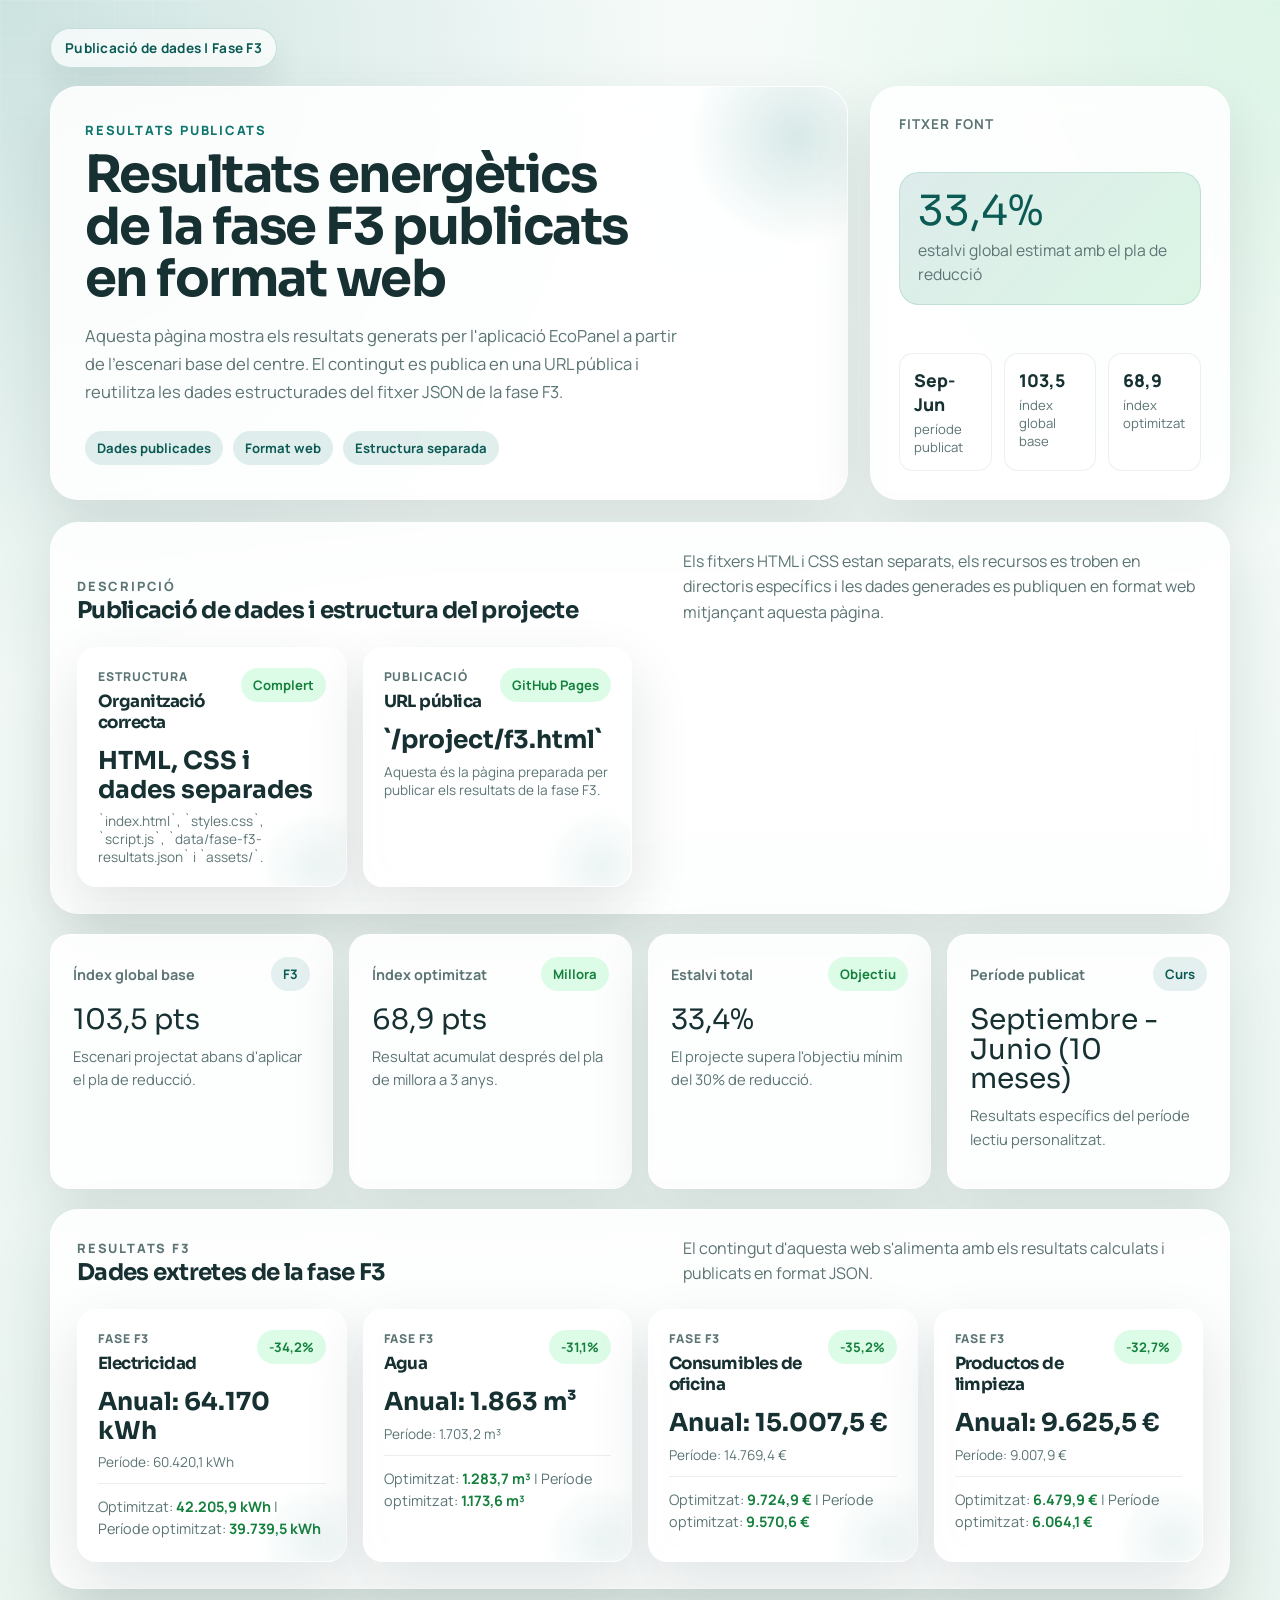
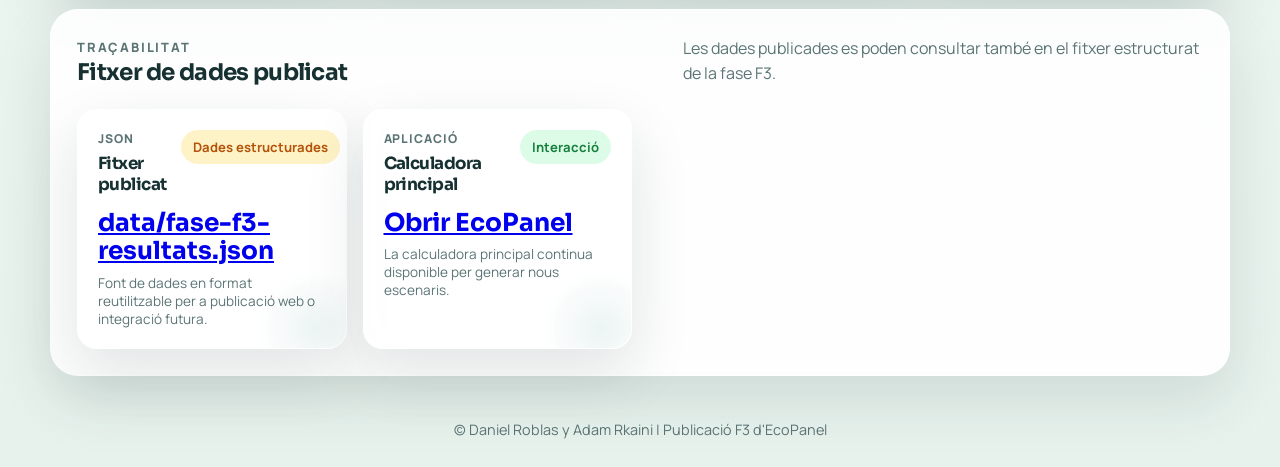
<file: project/f3.html>
<!DOCTYPE html>
<html lang="ca">
<head>
  <meta charset="UTF-8" />
  <meta name="viewport" content="width=device-width, initial-scale=1.0" />
  <meta
    name="description"
    content="Publicació web dels resultats de la fase F3 de la calculadora energètica EcoPanel."
  />
  <title>EcoPanel | Resultats F3</title>
  <link rel="preconnect" href="https://fonts.googleapis.com" />
  <link rel="preconnect" href="https://fonts.gstatic.com" crossorigin />
  <link
    href="https://fonts.googleapis.com/css2?family=Manrope:wght@400;500;600;700;800&family=Sora:wght@600;700&display=swap"
    rel="stylesheet"
  />
  <link rel="stylesheet" href="styles.css" />
</head>
<body>
  <div class="page-shell">
    <header class="hero">
      <div class="hero__badge">Publicació de dades | Fase F3</div>
      <div class="hero__grid">
        <div class="hero__content">
          <p class="eyebrow">Resultats publicats</p>
          <h1>Resultats energètics de la fase F3 publicats en format web</h1>
          <p class="hero__lead">
            Aquesta pàgina mostra els resultats generats per l'aplicació EcoPanel a partir
            de l'escenari base del centre. El contingut es publica en una URL pública i
            reutilitza les dades estructurades del fitxer JSON de la fase F3.
          </p>
          <div class="hero__highlights">
            <span class="highlight">Dades publicades</span>
            <span class="highlight">Format web</span>
            <span class="highlight">Estructura separada</span>
          </div>
        </div>

        <aside class="hero__panel">
          <p class="panel-label">Fitxer font</p>
          <div class="hero__target">
            <span class="target__value" id="globalSavingValue">33,4%</span>
            <span class="target__copy">estalvi global estimat amb el pla de reducció</span>
          </div>
          <div class="hero__stats">
            <div class="hero__stat">
              <strong id="publishedPeriod">Sep-Jun</strong>
              <span>període publicat</span>
            </div>
            <div class="hero__stat">
              <strong id="publishedIndex">103,5</strong>
              <span>índex global base</span>
            </div>
            <div class="hero__stat">
              <strong id="publishedOptimized">68,9</strong>
              <span>índex optimitzat</span>
            </div>
          </div>
        </aside>
      </div>
    </header>

    <main class="layout">
      <section class="panel">
        <div class="section-header">
          <div>
            <p class="eyebrow">Descripció</p>
            <h2>Publicació de dades i estructura del projecte</h2>
          </div>
          <p>
            Els fitxers HTML i CSS estan separats, els recursos es troben en directoris
            específics i les dades generades es publiquen en format web mitjançant aquesta
            pàgina.
          </p>
        </div>
        <div class="results-grid">
          <article class="result-card fade-rise">
            <div class="result-card__top">
              <div>
                <p class="result-card__eyebrow">Estructura</p>
                <h3>Organització correcta</h3>
              </div>
              <span class="tag tag--success">Complert</span>
            </div>
            <div class="value-stack">
              <strong>HTML, CSS i dades separades</strong>
              <small>`index.html`, `styles.css`, `script.js`, `data/fase-f3-resultats.json` i `assets/`.</small>
            </div>
          </article>
          <article class="result-card fade-rise">
            <div class="result-card__top">
              <div>
                <p class="result-card__eyebrow">Publicació</p>
                <h3>URL pública</h3>
              </div>
              <span class="tag tag--success">GitHub Pages</span>
            </div>
            <div class="value-stack">
              <strong>`/project/f3.html`</strong>
              <small>Aquesta és la pàgina preparada per publicar els resultats de la fase F3.</small>
            </div>
          </article>
        </div>
      </section>

      <section class="kpi-grid" id="f3SummaryGrid"></section>

      <section class="panel">
        <div class="section-header">
          <div>
            <p class="eyebrow">Resultats F3</p>
            <h2>Dades extretes de la fase F3</h2>
          </div>
          <p>
            El contingut d'aquesta web s'alimenta amb els resultats calculats i publicats en
            format JSON.
          </p>
        </div>
        <div class="results-grid" id="f3ResultsGrid"></div>
      </section>

      <section class="panel">
        <div class="section-header">
          <div>
            <p class="eyebrow">Traçabilitat</p>
            <h2>Fitxer de dades publicat</h2>
          </div>
          <p>
            Les dades publicades es poden consultar també en el fitxer estructurat de la
            fase F3.
          </p>
        </div>
        <div class="results-grid">
          <article class="result-card fade-rise">
            <div class="result-card__top">
              <div>
                <p class="result-card__eyebrow">JSON</p>
                <h3>Fitxer publicat</h3>
              </div>
              <span class="tag tag--warning">Dades estructurades</span>
            </div>
            <div class="value-stack">
              <strong><a href="./data/fase-f3-resultats.json">data/fase-f3-resultats.json</a></strong>
              <small>Font de dades en format reutilitzable per a publicació web o integració futura.</small>
            </div>
          </article>
          <article class="result-card fade-rise">
            <div class="result-card__top">
              <div>
                <p class="result-card__eyebrow">Aplicació</p>
                <h3>Calculadora principal</h3>
              </div>
              <span class="tag tag--success">Interacció</span>
            </div>
            <div class="value-stack">
              <strong><a href="./index.html">Obrir EcoPanel</a></strong>
              <small>La calculadora principal continua disponible per generar nous escenaris.</small>
            </div>
          </article>
        </div>
      </section>
    </main>

    <footer class="footer">
      <p>&copy; Daniel Roblas y Adam Rkaini | Publicació F3 d'EcoPanel</p>
    </footer>
  </div>

  <script>
    const numberFormat = new Intl.NumberFormat("ca-ES", { maximumFractionDigits: 1 });

    function formatValue(value, unit, currency) {
      if (currency) {
        return new Intl.NumberFormat("ca-ES", {
          style: "currency",
          currency: "EUR",
          maximumFractionDigits: 1
        }).format(value);
      }

      return `${numberFormat.format(value)} ${unit}`;
    }

    fetch("./data/fase-f3-resultats.json")
      .then((response) => response.json())
      .then((data) => {
        document.getElementById("globalSavingValue").textContent = `${numberFormat.format(data.ahorroGlobal)}%`;
        document.getElementById("publishedPeriod").textContent = data.periodo.corto;
        document.getElementById("publishedIndex").textContent = numberFormat.format(data.indiceGlobalBase);
        document.getElementById("publishedOptimized").textContent = numberFormat.format(data.indiceGlobalOptimizado);

        const summaryGrid = document.getElementById("f3SummaryGrid");
        summaryGrid.innerHTML = `
          <article class="metric-card fade-rise">
            <div class="metric-card__label">
              <span>Índex global base</span>
              <strong class="metric-card__badge">F3</strong>
            </div>
            <div class="metric-card__value">${numberFormat.format(data.indiceGlobalBase)} pts</div>
            <p class="metric-card__detail">Escenari projectat abans d'aplicar el pla de reducció.</p>
          </article>
          <article class="metric-card fade-rise">
            <div class="metric-card__label">
              <span>Índex optimitzat</span>
              <strong class="metric-card__badge metric-card__badge--success">Millora</strong>
            </div>
            <div class="metric-card__value">${numberFormat.format(data.indiceGlobalOptimizado)} pts</div>
            <p class="metric-card__detail">Resultat acumulat després del pla de millora a 3 anys.</p>
          </article>
          <article class="metric-card fade-rise">
            <div class="metric-card__label">
              <span>Estalvi total</span>
              <strong class="metric-card__badge metric-card__badge--success">Objectiu</strong>
            </div>
            <div class="metric-card__value">${numberFormat.format(data.ahorroGlobal)}%</div>
            <p class="metric-card__detail">El projecte supera l'objectiu mínim del 30% de reducció.</p>
          </article>
          <article class="metric-card fade-rise">
            <div class="metric-card__label">
              <span>Període publicat</span>
              <strong class="metric-card__badge">Curs</strong>
            </div>
            <div class="metric-card__value">${data.periodo.etiqueta}</div>
            <p class="metric-card__detail">Resultats específics del període lectiu personalitzat.</p>
          </article>
        `;

        const resultsGrid = document.getElementById("f3ResultsGrid");
        resultsGrid.innerHTML = data.recursos
          .map((recurso) => `
            <article class="result-card fade-rise">
              <div class="result-card__top">
                <div>
                  <p class="result-card__eyebrow">Fase F3</p>
                  <h3>${recurso.nombre}</h3>
                </div>
                <span class="tag tag--success">-${numberFormat.format(recurso.ahorroIndicador)}%</span>
              </div>
              <div class="value-stack">
                <strong>Anual: ${formatValue(recurso.anual, recurso.unidad, recurso.moneda)}</strong>
                <small>Període: ${formatValue(recurso.periodo, recurso.unidad, recurso.moneda)}</small>
              </div>
              <div class="comparison-note">
                Optimitzat: <strong>${formatValue(recurso.optimizadoAnual, recurso.unidad, recurso.moneda)}</strong>
                | Període optimitzat: <strong>${formatValue(recurso.optimizadoPeriodo, recurso.unidad, recurso.moneda)}</strong>
              </div>
            </article>
          `)
          .join("");
      })
      .catch(() => {
        document.getElementById("f3ResultsGrid").innerHTML = `
          <article class="result-card fade-rise">
            <div class="result-card__top">
              <div>
                <p class="result-card__eyebrow">Error</p>
                <h3>No s'han pogut carregar les dades F3</h3>
              </div>
              <span class="tag tag--danger">Revisar</span>
            </div>
            <div class="value-stack">
              <strong>Fitxer no disponible</strong>
              <small>Comprova que el fitxer JSON s'ha publicat correctament a GitHub Pages.</small>
            </div>
          </article>
        `;
      });
  </script>
</body>
</html>
</file>
<file: project/styles.css>
:root {
  --bg: #edf6f2;
  --bg-strong: #d9eee4;
  --surface: rgba(255, 255, 255, 0.88);
  --surface-strong: #ffffff;
  --ink: #173133;
  --muted: #5c7474;
  --line: rgba(23, 49, 51, 0.1);
  --accent: #0f766e;
  --accent-strong: #0b5a54;
  --accent-soft: #d7f2ea;
  --success: #15803d;
  --success-soft: #dcfce7;
  --warning: #b45309;
  --warning-soft: #fef3c7;
  --danger: #c2410c;
  --danger-soft: #ffedd5;
  --shadow: 0 24px 60px rgba(23, 49, 51, 0.12);
  --shadow-soft: 0 16px 32px rgba(23, 49, 51, 0.08);
  --radius-xl: 28px;
  --radius-lg: 20px;
  --radius-md: 14px;
  --container: 1180px;
}

* {
  box-sizing: border-box;
}

html {
  scroll-behavior: smooth;
}

body {
  margin: 0;
  min-height: 100vh;
  font-family: "Manrope", sans-serif;
  color: var(--ink);
  background:
    radial-gradient(circle at top left, rgba(15, 118, 110, 0.18), transparent 28%),
    radial-gradient(circle at top right, rgba(34, 197, 94, 0.12), transparent 22%),
    linear-gradient(180deg, #f6fbf9 0%, var(--bg) 55%, #e7f2ed 100%);
}

body::before {
  content: "";
  position: fixed;
  inset: 0;
  pointer-events: none;
  background-image:
    linear-gradient(rgba(255, 255, 255, 0.25) 1px, transparent 1px),
    linear-gradient(90deg, rgba(255, 255, 255, 0.25) 1px, transparent 1px);
  background-size: 38px 38px;
  mask-image: linear-gradient(180deg, rgba(0, 0, 0, 0.38), transparent 75%);
}

.page-shell {
  position: relative;
  z-index: 1;
}

.hero,
.layout,
.footer {
  width: min(calc(100% - 32px), var(--container));
  margin: 0 auto;
}

.hero {
  padding: 28px 0 22px;
}

.hero__badge {
  display: inline-flex;
  align-items: center;
  gap: 8px;
  padding: 10px 14px;
  border: 1px solid rgba(15, 118, 110, 0.2);
  border-radius: 999px;
  background: rgba(255, 255, 255, 0.72);
  color: var(--accent-strong);
  font-size: 0.85rem;
  font-weight: 700;
  letter-spacing: 0.02em;
  box-shadow: var(--shadow-soft);
}

.hero__grid {
  display: grid;
  grid-template-columns: minmax(0, 1.5fr) minmax(300px, 360px);
  gap: 22px;
  margin-top: 18px;
}

.hero__content,
.hero__panel,
.panel,
.metric-card,
.result-card,
.plan-card {
  border: 1px solid rgba(255, 255, 255, 0.75);
  background: var(--surface);
  backdrop-filter: blur(14px);
  box-shadow: var(--shadow);
}

.hero__content {
  padding: 34px;
  border-radius: var(--radius-xl);
  position: relative;
  overflow: hidden;
}

.hero__content::after {
  content: "";
  position: absolute;
  width: 220px;
  height: 220px;
  right: -60px;
  top: -60px;
  background: radial-gradient(circle, rgba(15, 118, 110, 0.16), transparent 70%);
}

.hero__panel {
  padding: 28px;
  border-radius: var(--radius-xl);
  display: flex;
  flex-direction: column;
  justify-content: space-between;
}

.eyebrow {
  margin: 0 0 10px;
  color: var(--accent);
  font-size: 0.8rem;
  font-weight: 800;
  letter-spacing: 0.14em;
  text-transform: uppercase;
}

h1,
h2,
h3 {
  margin: 0;
  font-family: "Sora", sans-serif;
  letter-spacing: -0.03em;
}

h1 {
  max-width: 14ch;
  font-size: clamp(2.2rem, 4vw, 4rem);
  line-height: 1.02;
}

h2 {
  font-size: clamp(1.35rem, 1.8vw, 1.8rem);
}

h3 {
  font-size: 1.05rem;
}

.hero__lead,
.section-header p,
.input-group span,
.result-card p,
.plan-step p,
.status-message p,
.footer p {
  color: var(--muted);
}

.hero__lead {
  max-width: 60ch;
  margin: 16px 0 0;
  font-size: 1.04rem;
  line-height: 1.7;
}

.hero__highlights {
  display: flex;
  flex-wrap: wrap;
  gap: 10px;
  margin-top: 24px;
}

.highlight,
.metric-card__badge,
.tag,
.timeline-badge {
  display: inline-flex;
  align-items: center;
  padding: 8px 12px;
  border-radius: 999px;
  font-size: 0.82rem;
  font-weight: 700;
}

.highlight {
  background: rgba(15, 118, 110, 0.12);
  color: var(--accent-strong);
}

.panel-label {
  margin: 0 0 12px;
  color: var(--muted);
  font-size: 0.85rem;
  font-weight: 700;
  text-transform: uppercase;
  letter-spacing: 0.08em;
}

.hero__target {
  display: grid;
  gap: 6px;
  padding: 18px;
  border-radius: var(--radius-lg);
  background:
    linear-gradient(135deg, rgba(15, 118, 110, 0.14), rgba(34, 197, 94, 0.16)),
    var(--surface-strong);
  border: 1px solid rgba(15, 118, 110, 0.14);
}

.target__value {
  font-family: "Sora", sans-serif;
  font-size: 2.6rem;
  line-height: 1;
  color: var(--accent-strong);
}

.target__copy {
  font-size: 0.98rem;
  line-height: 1.5;
  color: var(--muted);
}

.hero__stats {
  display: grid;
  grid-template-columns: repeat(3, 1fr);
  gap: 12px;
  margin-top: 20px;
}

.hero__stat {
  padding: 14px;
  border-radius: var(--radius-md);
  background: rgba(255, 255, 255, 0.72);
  border: 1px solid rgba(23, 49, 51, 0.08);
}

.hero__stat strong {
  display: block;
  font-size: 1.1rem;
  font-weight: 800;
}

.hero__stat span {
  display: block;
  margin-top: 4px;
  color: var(--muted);
  font-size: 0.82rem;
}

.layout {
  display: grid;
  gap: 20px;
  padding-bottom: 36px;
}

.panel {
  padding: 26px;
  border-radius: var(--radius-xl);
}

.panel--form {
  position: relative;
  overflow: hidden;
}

.panel--form::before {
  content: "";
  position: absolute;
  inset: auto -60px -90px auto;
  width: 240px;
  height: 240px;
  border-radius: 50%;
  background: radial-gradient(circle, rgba(34, 197, 94, 0.14), transparent 68%);
}

.section-header {
  display: flex;
  justify-content: space-between;
  align-items: end;
  gap: 18px;
  margin-bottom: 22px;
}

.section-header--compact {
  margin-bottom: 18px;
}

.section-header p {
  max-width: 52ch;
  margin: 0;
  line-height: 1.6;
}

.calculator-form {
  position: relative;
  z-index: 1;
}

.field-grid {
  display: grid;
  grid-template-columns: repeat(4, minmax(0, 1fr));
  gap: 16px;
}

.input-group {
  display: grid;
  gap: 8px;
}

.input-group span {
  font-size: 0.92rem;
  font-weight: 700;
}

input,
select {
  width: 100%;
  padding: 14px 14px;
  border: 1px solid rgba(23, 49, 51, 0.14);
  border-radius: var(--radius-md);
  background: rgba(255, 255, 255, 0.94);
  color: var(--ink);
  font: inherit;
  outline: none;
  transition: border-color 0.2s ease, box-shadow 0.2s ease, transform 0.2s ease;
}

input:focus,
select:focus {
  border-color: rgba(15, 118, 110, 0.5);
  box-shadow: 0 0 0 4px rgba(15, 118, 110, 0.12);
  transform: translateY(-1px);
}

.month-selector {
  margin-top: 24px;
  padding: 18px;
  border: 1px solid rgba(23, 49, 51, 0.08);
  border-radius: var(--radius-lg);
  background: linear-gradient(180deg, rgba(255, 255, 255, 0.72), rgba(240, 249, 244, 0.88));
}

.month-grid {
  display: grid;
  grid-template-columns: repeat(12, minmax(0, 1fr));
  gap: 10px;
}

.month-pill {
  position: relative;
  display: block;
}

.month-pill input {
  position: absolute;
  inset: 0;
  opacity: 0;
  cursor: pointer;
}

.month-pill span {
  display: flex;
  align-items: center;
  justify-content: center;
  min-height: 48px;
  padding: 10px;
  border-radius: 999px;
  border: 1px solid rgba(23, 49, 51, 0.12);
  background: rgba(255, 255, 255, 0.86);
  color: var(--muted);
  font-size: 0.88rem;
  font-weight: 800;
  transition: transform 0.18s ease, background 0.18s ease, color 0.18s ease, border-color 0.18s ease;
}

.month-pill input:checked + span {
  border-color: rgba(15, 118, 110, 0.26);
  background: linear-gradient(135deg, rgba(15, 118, 110, 0.16), rgba(34, 197, 94, 0.14));
  color: var(--accent-strong);
  transform: translateY(-2px);
}

.form-actions {
  display: flex;
  flex-wrap: wrap;
  gap: 12px;
  margin-top: 22px;
}

.btn {
  display: inline-flex;
  align-items: center;
  justify-content: center;
  border: none;
  border-radius: 999px;
  padding: 14px 18px;
  font: inherit;
  font-weight: 800;
  cursor: pointer;
  text-decoration: none;
  transition: transform 0.2s ease, box-shadow 0.2s ease, background 0.2s ease, color 0.2s ease;
}

.btn:hover {
  transform: translateY(-2px);
}

.btn:disabled {
  opacity: 0.55;
  cursor: not-allowed;
  transform: none;
  box-shadow: none;
}

.btn--primary {
  color: #fff;
  background: linear-gradient(135deg, var(--accent), var(--accent-strong));
  box-shadow: 0 14px 24px rgba(15, 118, 110, 0.22);
}

.btn--secondary {
  color: #fff;
  background: linear-gradient(135deg, #166534, var(--success));
  box-shadow: 0 14px 24px rgba(21, 128, 61, 0.18);
}

.btn--ghost {
  color: var(--ink);
  background: rgba(255, 255, 255, 0.82);
  border: 1px solid rgba(23, 49, 51, 0.1);
}

.kpi-grid,
.results-grid,
.plan-grid,
.visual-grid,
.insight-grid {
  display: grid;
  gap: 16px;
}

.kpi-grid {
  grid-template-columns: repeat(4, minmax(0, 1fr));
}

.metric-card {
  padding: 22px;
  border-radius: var(--radius-lg);
}

.metric-card__label {
  display: flex;
  justify-content: space-between;
  align-items: center;
  gap: 12px;
  margin-bottom: 14px;
}

.metric-card__label span {
  color: var(--muted);
  font-size: 0.9rem;
  font-weight: 700;
}

.metric-card__value {
  font-family: "Sora", sans-serif;
  font-size: clamp(1.55rem, 2.2vw, 2.1rem);
  line-height: 1.05;
}

.metric-card__detail {
  margin-top: 10px;
  color: var(--muted);
  font-size: 0.92rem;
  line-height: 1.6;
}

.metric-card__badge {
  background: rgba(15, 118, 110, 0.1);
  color: var(--accent-strong);
}

.metric-card__badge--success {
  background: var(--success-soft);
  color: var(--success);
}

.metric-card__badge--warning {
  background: var(--warning-soft);
  color: var(--warning);
}

.results-grid {
  grid-template-columns: repeat(4, minmax(0, 1fr));
}

.result-card {
  padding: 20px;
  border-radius: var(--radius-lg);
  position: relative;
  overflow: hidden;
}

.result-card::after {
  content: "";
  position: absolute;
  inset: auto -30px -40px auto;
  width: 120px;
  height: 120px;
  border-radius: 50%;
  background: radial-gradient(circle, rgba(15, 118, 110, 0.08), transparent 70%);
}

.result-card__top {
  display: flex;
  justify-content: space-between;
  gap: 14px;
  align-items: start;
  margin-bottom: 14px;
}

.result-card__eyebrow {
  margin: 0;
  color: var(--muted);
  font-size: 0.76rem;
  font-weight: 800;
  letter-spacing: 0.08em;
  text-transform: uppercase;
}

.result-card h3 {
  margin-top: 6px;
  max-width: 20ch;
}

.tag {
  white-space: nowrap;
}

.tag--danger {
  background: var(--danger-soft);
  color: var(--danger);
}

.tag--warning {
  background: var(--warning-soft);
  color: var(--warning);
}

.tag--success {
  background: var(--success-soft);
  color: var(--success);
}

.value-stack {
  position: relative;
  z-index: 1;
  display: grid;
  gap: 8px;
}

.value-stack strong {
  font-family: "Sora", sans-serif;
  font-size: 1.55rem;
  line-height: 1.15;
}

.value-stack small {
  color: var(--muted);
  font-size: 0.85rem;
}

.comparison-note {
  margin-top: 12px;
  padding-top: 12px;
  border-top: 1px solid rgba(23, 49, 51, 0.08);
  color: var(--muted);
  font-size: 0.9rem;
  line-height: 1.55;
}

.comparison-note strong {
  color: var(--success);
}

.visual-grid {
  grid-template-columns: repeat(2, minmax(0, 1fr));
}

.chart-panel canvas {
  width: 100% !important;
  height: 320px !important;
}

.plan-grid {
  grid-template-columns: repeat(4, minmax(0, 1fr));
}

.plan-card {
  padding: 22px;
  border-radius: var(--radius-lg);
}

.plan-card__header {
  display: flex;
  justify-content: space-between;
  gap: 10px;
  align-items: center;
  margin-bottom: 14px;
}

.timeline-badge {
  background: rgba(15, 118, 110, 0.1);
  color: var(--accent-strong);
}

.plan-card > p {
  margin: 0 0 16px;
  color: var(--muted);
  line-height: 1.6;
}

.plan-steps {
  display: grid;
  gap: 12px;
}

.plan-step {
  padding: 14px;
  border-radius: var(--radius-md);
  background: rgba(248, 252, 250, 0.92);
  border: 1px solid rgba(23, 49, 51, 0.08);
}

.plan-step__top {
  display: flex;
  justify-content: space-between;
  gap: 8px;
  align-items: center;
}

.plan-step__top strong {
  font-size: 0.96rem;
}

.plan-step__top span {
  color: var(--success);
  font-size: 0.86rem;
  font-weight: 800;
}

.plan-step p {
  margin: 8px 0 0;
  font-size: 0.9rem;
  line-height: 1.55;
}

.insight-grid {
  grid-template-columns: 1.05fr 0.95fr;
}

.status-message {
  padding: 18px;
  border-radius: var(--radius-lg);
  background: linear-gradient(135deg, rgba(15, 118, 110, 0.14), rgba(255, 255, 255, 0.96));
  border: 1px solid rgba(15, 118, 110, 0.14);
  font-size: 1rem;
  line-height: 1.7;
}

.status-message--success {
  background: linear-gradient(135deg, rgba(21, 128, 61, 0.14), rgba(255, 255, 255, 0.96));
  border-color: rgba(21, 128, 61, 0.14);
}

.status-message--warning {
  background: linear-gradient(135deg, rgba(180, 83, 9, 0.14), rgba(255, 255, 255, 0.96));
  border-color: rgba(180, 83, 9, 0.14);
}

.status-message--danger {
  background: linear-gradient(135deg, rgba(194, 65, 12, 0.12), rgba(255, 255, 255, 0.96));
  border-color: rgba(194, 65, 12, 0.16);
}

.savings-breakdown {
  display: grid;
  grid-template-columns: repeat(3, minmax(0, 1fr));
  gap: 12px;
  margin-top: 16px;
}

.phase-card {
  padding: 16px;
  border-radius: var(--radius-md);
  background: rgba(255, 255, 255, 0.8);
  border: 1px solid rgba(23, 49, 51, 0.08);
}

.phase-card strong {
  display: block;
  font-family: "Sora", sans-serif;
  font-size: 1.15rem;
}

.phase-card span {
  display: block;
  margin-top: 6px;
  color: var(--muted);
  font-size: 0.87rem;
  line-height: 1.5;
}

.tips-list {
  margin: 0;
  padding-left: 18px;
  color: var(--muted);
}

.tips-list li {
  margin-bottom: 12px;
  line-height: 1.65;
}

.footer {
  padding: 8px 0 28px;
  text-align: center;
}

.footer p {
  margin: 0;
  font-size: 0.9rem;
}

.fade-rise {
  animation: fadeRise 0.55s ease both;
}

@keyframes fadeRise {
  from {
    opacity: 0;
    transform: translateY(12px);
  }
  to {
    opacity: 1;
    transform: translateY(0);
  }
}

@media (max-width: 1080px) {
  .hero__grid,
  .visual-grid,
  .insight-grid,
  .plan-grid,
  .results-grid,
  .kpi-grid {
    grid-template-columns: repeat(2, minmax(0, 1fr));
  }

  .field-grid {
    grid-template-columns: repeat(2, minmax(0, 1fr));
  }

  .month-grid {
    grid-template-columns: repeat(6, minmax(0, 1fr));
  }
}

@media (max-width: 720px) {
  .hero,
  .layout,
  .footer {
    width: min(calc(100% - 20px), var(--container));
  }

  .hero__grid,
  .visual-grid,
  .insight-grid,
  .plan-grid,
  .results-grid,
  .kpi-grid,
  .field-grid,
  .hero__stats,
  .savings-breakdown {
    grid-template-columns: 1fr;
  }

  .section-header {
    flex-direction: column;
    align-items: start;
  }

  .month-grid {
    grid-template-columns: repeat(4, minmax(0, 1fr));
  }

  .panel,
  .hero__content,
  .hero__panel {
    padding: 20px;
  }

  .form-actions {
    flex-direction: column;
  }

  .btn {
    width: 100%;
  }

  .chart-panel canvas {
    height: 280px !important;
  }
}
</file>
